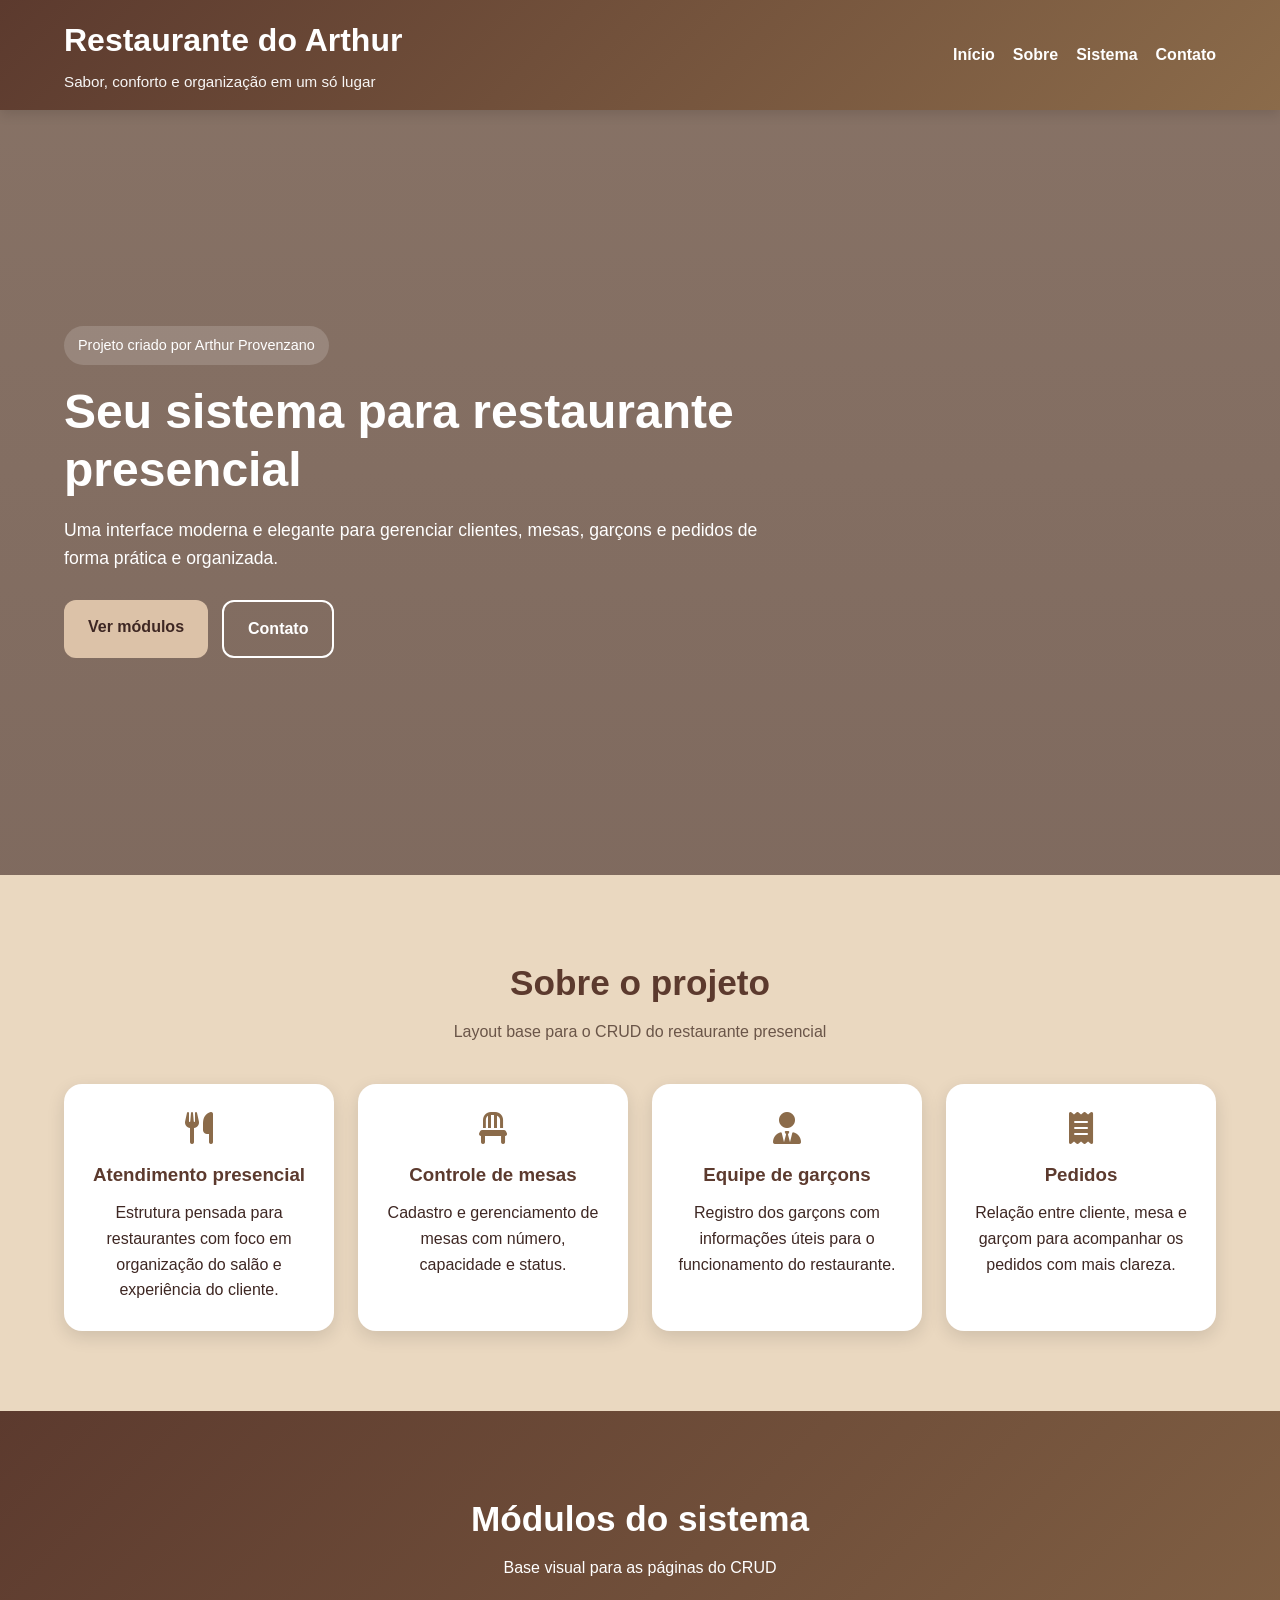
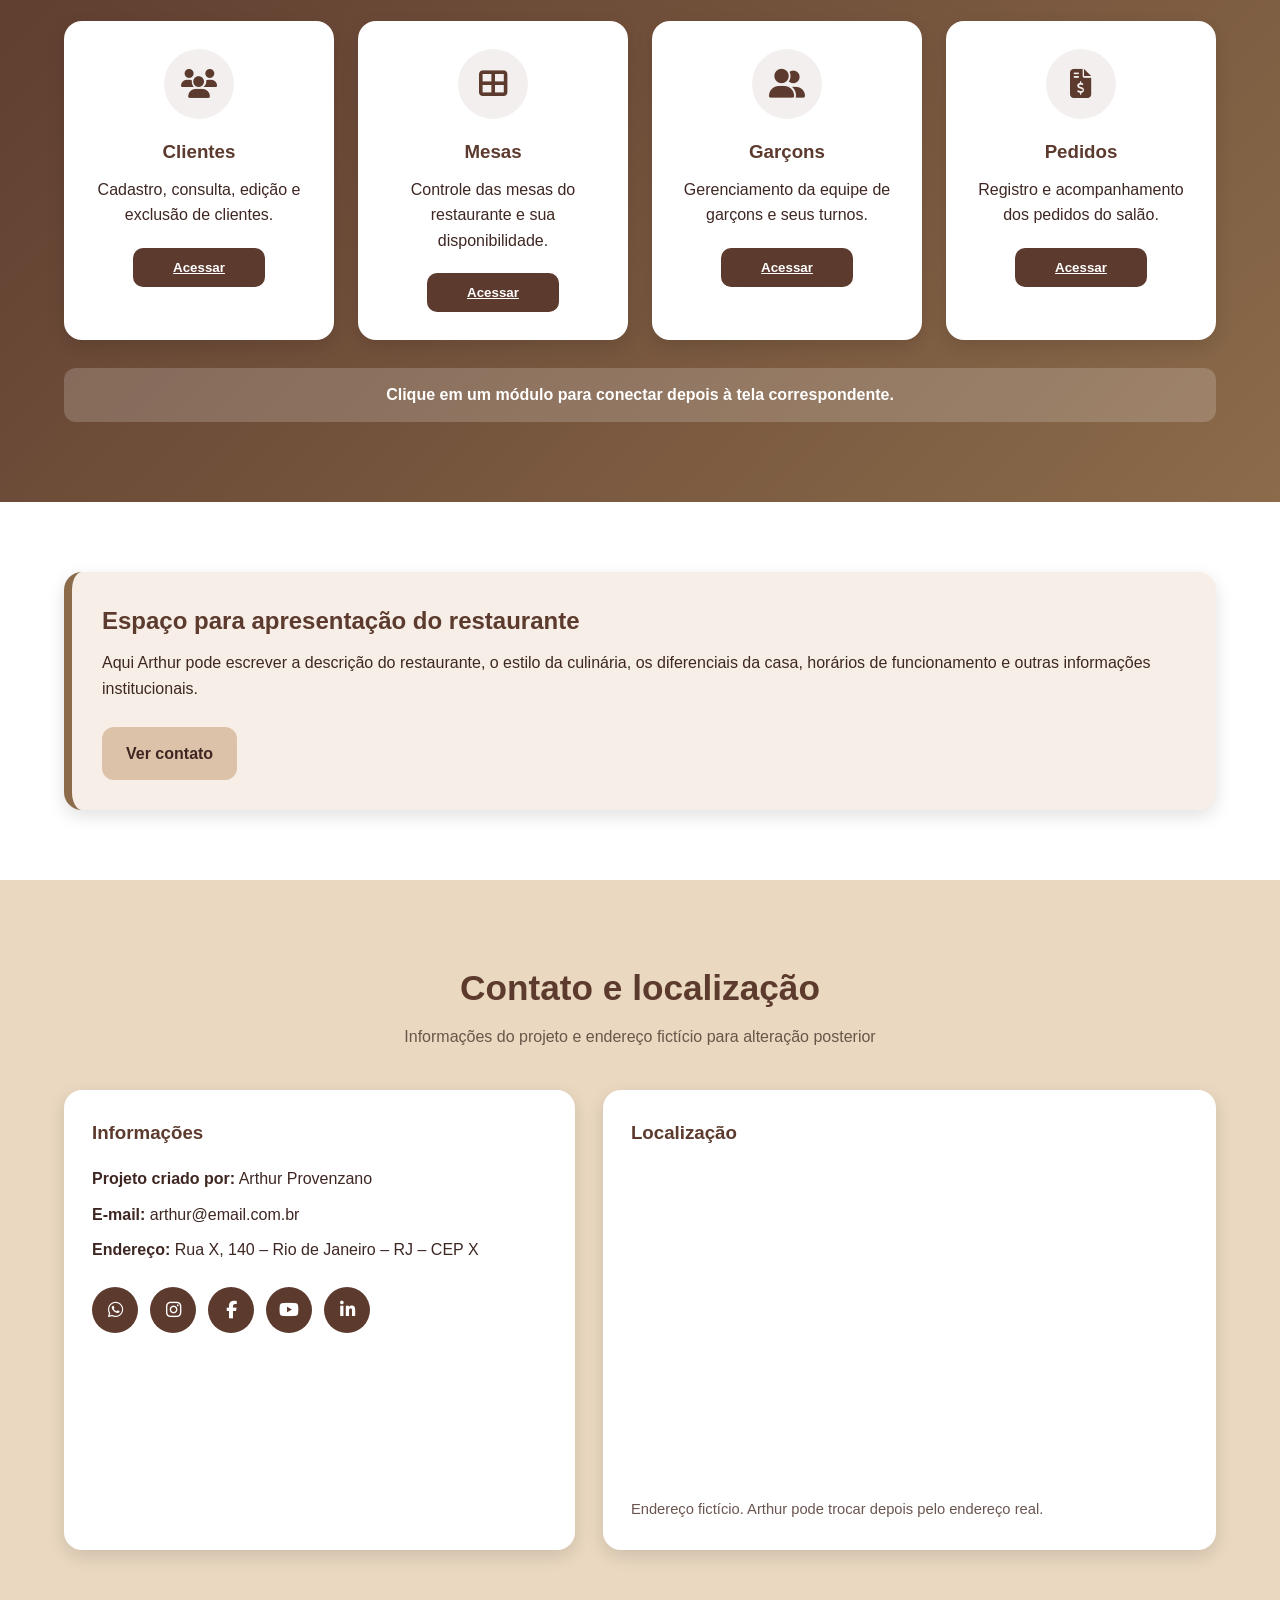
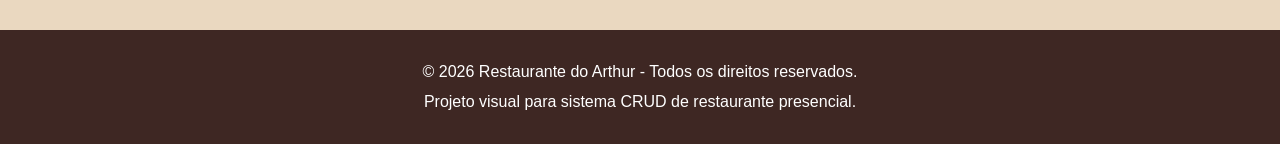
<file: index.html>
<!DOCTYPE html>
<html lang="pt-BR">
<head>
  <meta charset="UTF-8" />
  <meta name="viewport" content="width=device-width, initial-scale=1.0" />
  <title>Restaurante do Arthur</title>
  <link rel="stylesheet" href="style.css" />
  <link
    rel="stylesheet"
    href="https://cdnjs.cloudflare.com/ajax/libs/font-awesome/6.5.2/css/all.min.css"
  />
</head>
<body>
  <header class="topo">
    <div class="container topo-conteudo">
      <div class="logo-area">
        <h1>Restaurante do Arthur</h1>
        <p>Sabor, conforto e organização em um só lugar</p>
      </div>

      <nav class="menu">
        <a href="#inicio">Início</a>
        <a href="#sobre">Sobre</a>
        <a href="#modulos">Sistema</a>
        <a href="#contato">Contato</a>
      </nav>
    </div>
  </header>

  <section id="inicio" class="banner">
    <div class="container banner-conteudo">
      <div class="banner-texto">
        <span class="tag">Projeto criado por Arthur Provenzano</span>
        <h2>Seu sistema para restaurante presencial</h2>
        <p>
          Uma interface moderna e elegante para gerenciar clientes, mesas,
          garçons e pedidos de forma prática e organizada.
        </p>
        <div class="botoes-banner">
          <a href="#modulos" class="btn btn-principal">Ver módulos</a>
          <a href="#contato" class="btn btn-secundario">Contato</a>
        </div>
      </div>
    </div>
  </section>

  <section id="sobre" class="sobre">
    <div class="container">
      <div class="titulo-secao">
        <h2>Sobre o projeto</h2>
        <p>Layout base para o CRUD do restaurante presencial</p>
      </div>

      <div class="sobre-grid">
        <div class="card-info">
          <i class="fa-solid fa-utensils"></i>
          <h3>Atendimento presencial</h3>
          <p>
            Estrutura pensada para restaurantes com foco em organização do salão
            e experiência do cliente.
          </p>
        </div>

        <div class="card-info">
          <i class="fa-solid fa-chair"></i>
          <h3>Controle de mesas</h3>
          <p>
            Cadastro e gerenciamento de mesas com número, capacidade e status.
          </p>
        </div>

        <div class="card-info">
          <i class="fa-solid fa-user-tie"></i>
          <h3>Equipe de garçons</h3>
          <p>
            Registro dos garçons com informações úteis para o funcionamento do
            restaurante.
          </p>
        </div>

        <div class="card-info">
          <i class="fa-solid fa-receipt"></i>
          <h3>Pedidos</h3>
          <p>
            Relação entre cliente, mesa e garçom para acompanhar os pedidos com
            mais clareza.
          </p>
        </div>
      </div>
    </div>
  </section>

  <section id="modulos" class="modulos">
    <div class="container">
      <div class="titulo-secao claro">
        <h2>Módulos do sistema</h2>
        <p>Base visual para as páginas do CRUD</p>
      </div>

      <div class="modulos-grid">
        <div class="modulo-card">
          <div class="icone-modulo">
            <i class="fa-solid fa-users"></i>
          </div>
          <h3>Clientes</h3>
          <p>Cadastro, consulta, edição e exclusão de clientes.</p>
          <button class="btn-card" onclick="mostrarMensagem('Clientes')"><a href="clientes.html" class="btn-card btn-link">Acessar</a></button>
	
        </div>

        <div class="modulo-card">
          <div class="icone-modulo">
            <i class="fa-solid fa-table-cells-large"></i>
          </div>
          <h3>Mesas</h3>
          <p>Controle das mesas do restaurante e sua disponibilidade.</p>
          <button class="btn-card" onclick="mostrarMensagem('Mesas')"><a href="mesas.html" class="btn-card btn-link">Acessar</a></button>
        </div>

        <div class="modulo-card">
          <div class="icone-modulo">
            <i class="fa-solid fa-user-group"></i>
          </div>
          <h3>Garçons</h3>
          <p>Gerenciamento da equipe de garçons e seus turnos.</p>
          <button class="btn-card" onclick="mostrarMensagem('Garçons')"><a href="garcons.html" class="btn-card btn-link">Acessar</a></button>
        </div>

        <div class="modulo-card">
          <div class="icone-modulo">
            <i class="fa-solid fa-file-invoice-dollar"></i>
          </div>
          <h3>Pedidos</h3>
          <p>Registro e acompanhamento dos pedidos do salão.</p>
          <button class="btn-card" onclick="mostrarMensagem('Pedidos')"><a href="pedidos.html" class="btn-card btn-link">Acessar</a></button>
        </div>
      </div>

      <div class="aviso-modulo" id="avisoModulo">
        Clique em um módulo para conectar depois à tela correspondente.
      </div>
    </div>
  </section>

  <section class="destaque">
    <div class="container destaque-conteudo">
      <div>
        <h2>Espaço para apresentação do restaurante</h2>
        <p>
          Aqui Arthur pode escrever a descrição do restaurante, o estilo da
          culinária, os diferenciais da casa, horários de funcionamento e outras
          informações institucionais.
        </p>
      </div>
      <a href="#contato" class="btn btn-principal">Ver contato</a>
    </div>
  </section>

  <section id="contato" class="contato">
    <div class="container">
      <div class="titulo-secao">
        <h2>Contato e localização</h2>
        <p>Informações do projeto e endereço fictício para alteração posterior</p>
      </div>

      <div class="contato-grid">
        <div class="contato-card">
          <h3>Informações</h3>
          <p><strong>Projeto criado por:</strong> Arthur Provenzano</p>
          <p><strong>E-mail:</strong> arthur@email.com.br</p>
          <p><strong>Endereço:</strong> Rua X, 140 – Rio de Janeiro – RJ – CEP X</p>

          <div class="redes">
            <a href="https://wa.me/5521999999999" target="_blank" aria-label="WhatsApp">
              <i class="fa-brands fa-whatsapp"></i>
            </a>
            <a href="https://www.instagram.com/arthur/" target="_blank" aria-label="Instagram">
              <i class="fa-brands fa-instagram"></i>
            </a>
            <a href="https://www.facebook.com/arthur/?locale=pt_BR" target="_blank" aria-label="Facebook">
              <i class="fa-brands fa-facebook-f"></i>
            </a>
            <a href="https://www.youtube.com/channel/arthur" target="_blank" aria-label="YouTube">
              <i class="fa-brands fa-youtube"></i>
            </a>
            <a href="https://www.linkedin.com/company/arthur" target="_blank" aria-label="LinkedIn">
              <i class="fa-brands fa-linkedin-in"></i>
            </a>
          </div>
        </div>

        <div class="mapa-card">
          <h3>Localização</h3>
          <div class="mapa">
            <iframe
              src="https://www.google.com/maps?q=Rua%20X%2C%20140%2C%20Rio%20de%20Janeiro%20RJ&output=embed"
              width="100%"
              height="100%"
              style="border:0;"
              allowfullscreen=""
              loading="lazy"
              referrerpolicy="no-referrer-when-downgrade">
            </iframe>
          </div>
          <p class="obs-mapa">
            Endereço fictício. Arthur pode trocar depois pelo endereço real.
          </p>
        </div>
      </div>
    </div>
  </section>

  <footer class="rodape">
    <div class="container rodape-conteudo">
      <p>© 2026 Restaurante do Arthur - Todos os direitos reservados.</p>
      <p>Projeto visual para sistema CRUD de restaurante presencial.</p>
    </div>
  </footer>

  <script src="script.js"></script>
</body>
</html>
</file>
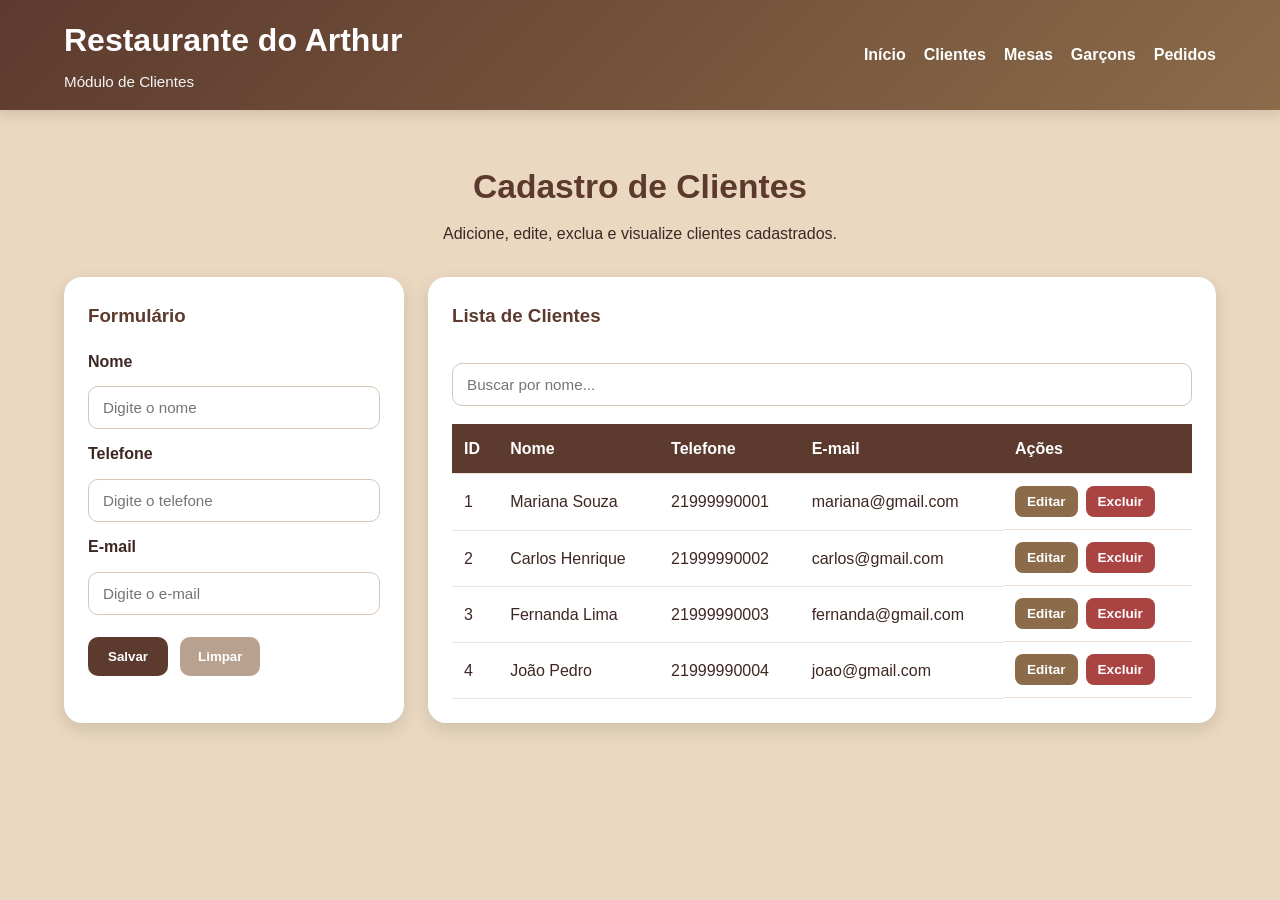
<file: clientes.html>
<!DOCTYPE html>
<html lang="pt-BR">
<head>
  <meta charset="UTF-8" />
  <meta name="viewport" content="width=device-width, initial-scale=1.0" />
  <title>Clientes - Restaurante do Arthur</title>
  <link rel="stylesheet" href="style.css" />
  <link rel="stylesheet" href="https://cdnjs.cloudflare.com/ajax/libs/font-awesome/6.5.2/css/all.min.css"/>
</head>
<body onload="inicializarPagina('clientes')">

  <header class="topo">
    <div class="container topo-conteudo">
      <div class="logo-area">
        <h1>Restaurante do Arthur</h1>
        <p>Módulo de Clientes</p>
      </div>

      <nav class="menu">
        <a href="index.html">Início</a>
        <a href="clientes.html">Clientes</a>
        <a href="mesas.html">Mesas</a>
        <a href="garcons.html">Garçons</a>
        <a href="pedidos.html">Pedidos</a>
      </nav>
    </div>
  </header>

  <main class="pagina-interna">
    <div class="container">
      <section class="titulo-pagina">
        <h2>Cadastro de Clientes</h2>
        <p>Adicione, edite, exclua e visualize clientes cadastrados.</p>
      </section>

      <section class="crud-grid">
        <div class="card-form">
          <h3>Formulário</h3>
          <form id="formCliente">
            <input type="hidden" id="clienteId" />

            <label for="clienteNome">Nome</label>
            <input type="text" id="clienteNome" placeholder="Digite o nome" required />

            <label for="clienteTelefone">Telefone</label>
            <input type="text" id="clienteTelefone" placeholder="Digite o telefone" required />

            <label for="clienteEmail">E-mail</label>
            <input type="email" id="clienteEmail" placeholder="Digite o e-mail" required />

            <div class="acoes-form">
              <button type="submit" class="btn-card">Salvar</button>
              <button type="button" class="btn-neutro" onclick="limparFormularioCliente()">Limpar</button>
            </div>
          </form>
        </div>

        <div class="card-tabela">
          <div class="topo-tabela">
            <h3>Lista de Clientes</h3>
            <input type="text" id="buscaCliente" placeholder="Buscar por nome..." onkeyup="filtrarClientes()" />
          </div>

          <div class="tabela-wrapper">
            <table>
              <thead>
                <tr>
                  <th>ID</th>
                  <th>Nome</th>
                  <th>Telefone</th>
                  <th>E-mail</th>
                  <th>Ações</th>
                </tr>
              </thead>
              <tbody id="tabelaClientes"></tbody>
            </table>
          </div>
        </div>
      </section>
    </div>
  </main>

  <div id="alertaContainer"></div>

  <script src="script.js"></script>
</body>
</html>
</file>
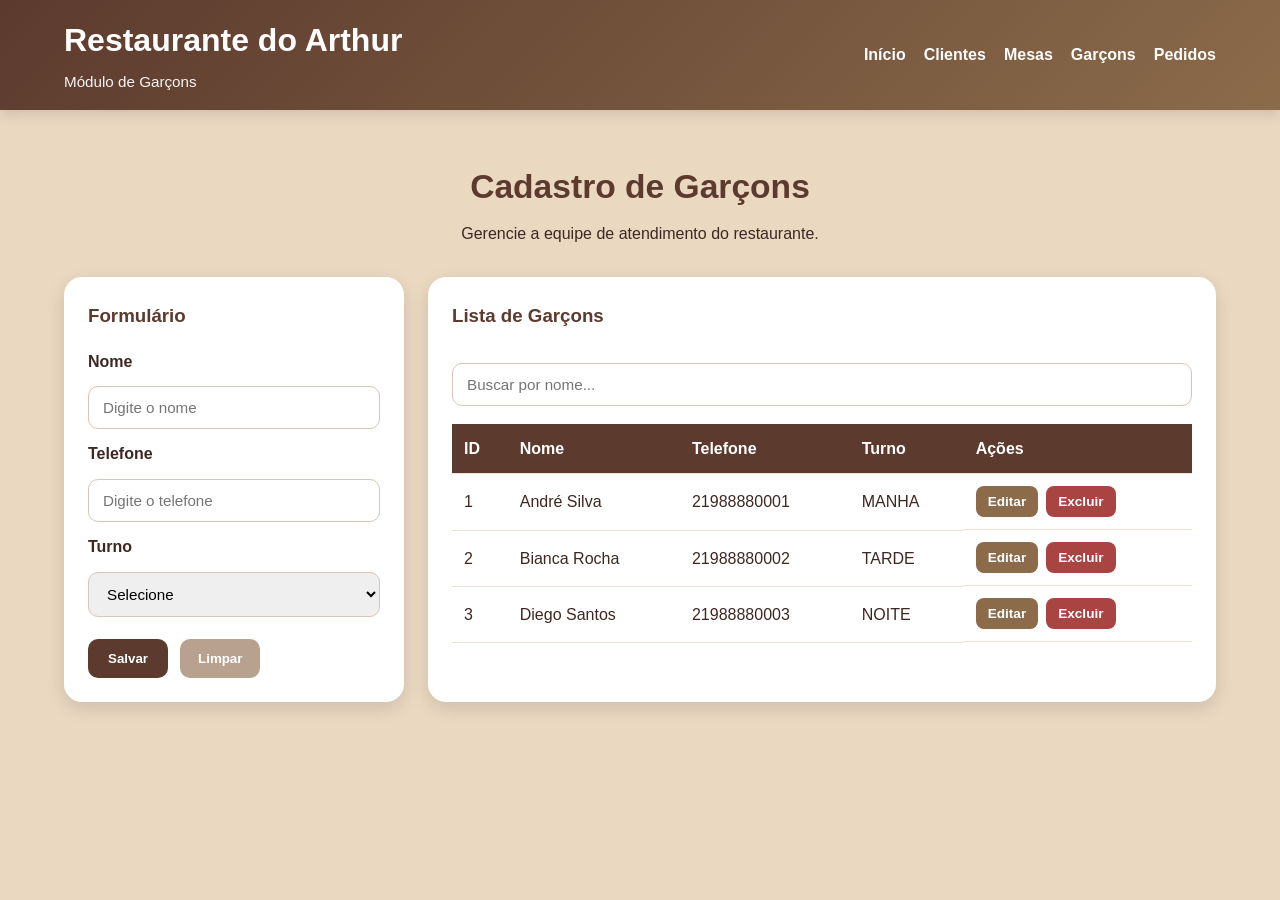
<file: garcons.html>
<!DOCTYPE html>
<html lang="pt-BR">
<head>
  <meta charset="UTF-8" />
  <meta name="viewport" content="width=device-width, initial-scale=1.0" />
  <title>Garçons - Restaurante do Arthur</title>
  <link rel="stylesheet" href="style.css" />
  <link rel="stylesheet" href="https://cdnjs.cloudflare.com/ajax/libs/font-awesome/6.5.2/css/all.min.css"/>
</head>
<body onload="inicializarPagina('garcons')">

  <header class="topo">
    <div class="container topo-conteudo">
      <div class="logo-area">
        <h1>Restaurante do Arthur</h1>
        <p>Módulo de Garçons</p>
      </div>

      <nav class="menu">
        <a href="index.html">Início</a>
        <a href="clientes.html">Clientes</a>
        <a href="mesas.html">Mesas</a>
        <a href="garcons.html">Garçons</a>
        <a href="pedidos.html">Pedidos</a>
      </nav>
    </div>
  </header>

  <main class="pagina-interna">
    <div class="container">
      <section class="titulo-pagina">
        <h2>Cadastro de Garçons</h2>
        <p>Gerencie a equipe de atendimento do restaurante.</p>
      </section>

      <section class="crud-grid">
        <div class="card-form">
          <h3>Formulário</h3>
          <form id="formGarcom">
            <input type="hidden" id="garcomId" />

            <label for="garcomNome">Nome</label>
            <input type="text" id="garcomNome" placeholder="Digite o nome" required />

            <label for="garcomTelefone">Telefone</label>
            <input type="text" id="garcomTelefone" placeholder="Digite o telefone" required />

            <label for="garcomTurno">Turno</label>
            <select id="garcomTurno" required>
              <option value="">Selecione</option>
              <option value="MANHA">MANHÃ</option>
              <option value="TARDE">TARDE</option>
              <option value="NOITE">NOITE</option>
            </select>

            <div class="acoes-form">
              <button type="submit" class="btn-card">Salvar</button>
              <button type="button" class="btn-neutro" onclick="limparFormularioGarcom()">Limpar</button>
            </div>
          </form>
        </div>

        <div class="card-tabela">
          <div class="topo-tabela">
            <h3>Lista de Garçons</h3>
            <input type="text" id="buscaGarcom" placeholder="Buscar por nome..." onkeyup="filtrarGarcons()" />
          </div>

          <div class="tabela-wrapper">
            <table>
              <thead>
                <tr>
                  <th>ID</th>
                  <th>Nome</th>
                  <th>Telefone</th>
                  <th>Turno</th>
                  <th>Ações</th>
                </tr>
              </thead>
              <tbody id="tabelaGarcons"></tbody>
            </table>
          </div>
        </div>
      </section>
    </div>
  </main>

  <div id="alertaContainer"></div>

  <script src="script.js"></script>
</body>
</html>
</file>
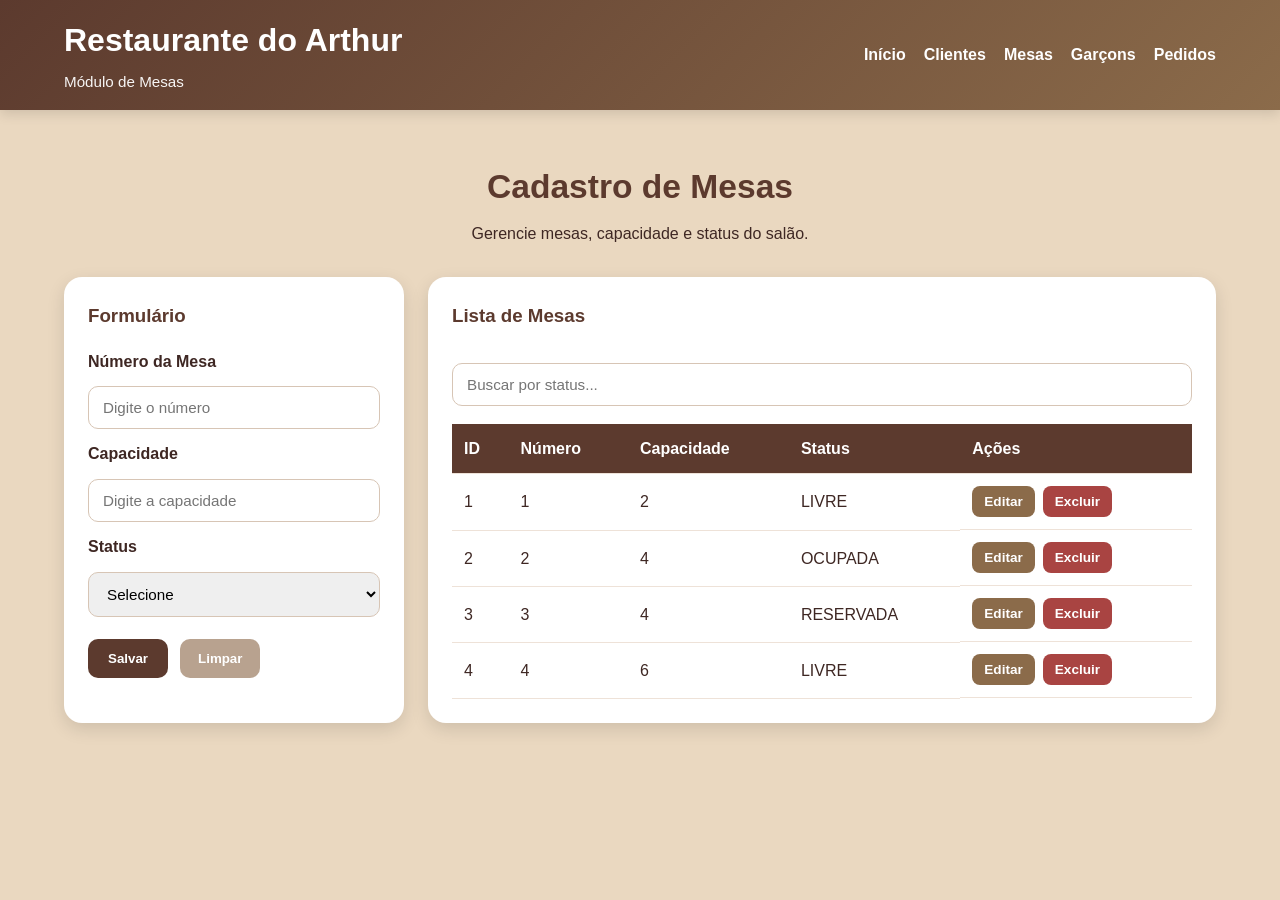
<file: mesas.html>
<!DOCTYPE html>
<html lang="pt-BR">
<head>
  <meta charset="UTF-8" />
  <meta name="viewport" content="width=device-width, initial-scale=1.0" />
  <title>Mesas - Restaurante do Arthur</title>
  <link rel="stylesheet" href="style.css" />
  <link rel="stylesheet" href="https://cdnjs.cloudflare.com/ajax/libs/font-awesome/6.5.2/css/all.min.css"/>
</head>
<body onload="inicializarPagina('mesas')">

  <header class="topo">
    <div class="container topo-conteudo">
      <div class="logo-area">
        <h1>Restaurante do Arthur</h1>
        <p>Módulo de Mesas</p>
      </div>

      <nav class="menu">
        <a href="index.html">Início</a>
        <a href="clientes.html">Clientes</a>
        <a href="mesas.html">Mesas</a>
        <a href="garcons.html">Garçons</a>
        <a href="pedidos.html">Pedidos</a>
      </nav>
    </div>
  </header>

  <main class="pagina-interna">
    <div class="container">
      <section class="titulo-pagina">
        <h2>Cadastro de Mesas</h2>
        <p>Gerencie mesas, capacidade e status do salão.</p>
      </section>

      <section class="crud-grid">
        <div class="card-form">
          <h3>Formulário</h3>
          <form id="formMesa">
            <input type="hidden" id="mesaId" />

            <label for="mesaNumero">Número da Mesa</label>
            <input type="number" id="mesaNumero" placeholder="Digite o número" required />

            <label for="mesaCapacidade">Capacidade</label>
            <input type="number" id="mesaCapacidade" placeholder="Digite a capacidade" required />

            <label for="mesaStatus">Status</label>
            <select id="mesaStatus" required>
              <option value="">Selecione</option>
              <option value="LIVRE">LIVRE</option>
              <option value="OCUPADA">OCUPADA</option>
              <option value="RESERVADA">RESERVADA</option>
            </select>

            <div class="acoes-form">
              <button type="submit" class="btn-card">Salvar</button>
              <button type="button" class="btn-neutro" onclick="limparFormularioMesa()">Limpar</button>
            </div>
          </form>
        </div>

        <div class="card-tabela">
          <div class="topo-tabela">
            <h3>Lista de Mesas</h3>
            <input type="text" id="buscaMesa" placeholder="Buscar por status..." onkeyup="filtrarMesas()" />
          </div>

          <div class="tabela-wrapper">
            <table>
              <thead>
                <tr>
                  <th>ID</th>
                  <th>Número</th>
                  <th>Capacidade</th>
                  <th>Status</th>
                  <th>Ações</th>
                </tr>
              </thead>
              <tbody id="tabelaMesas"></tbody>
            </table>
          </div>
        </div>
      </section>
    </div>
  </main>

  <div id="alertaContainer"></div>

  <script src="script.js"></script>
</body>
</html>
</file>
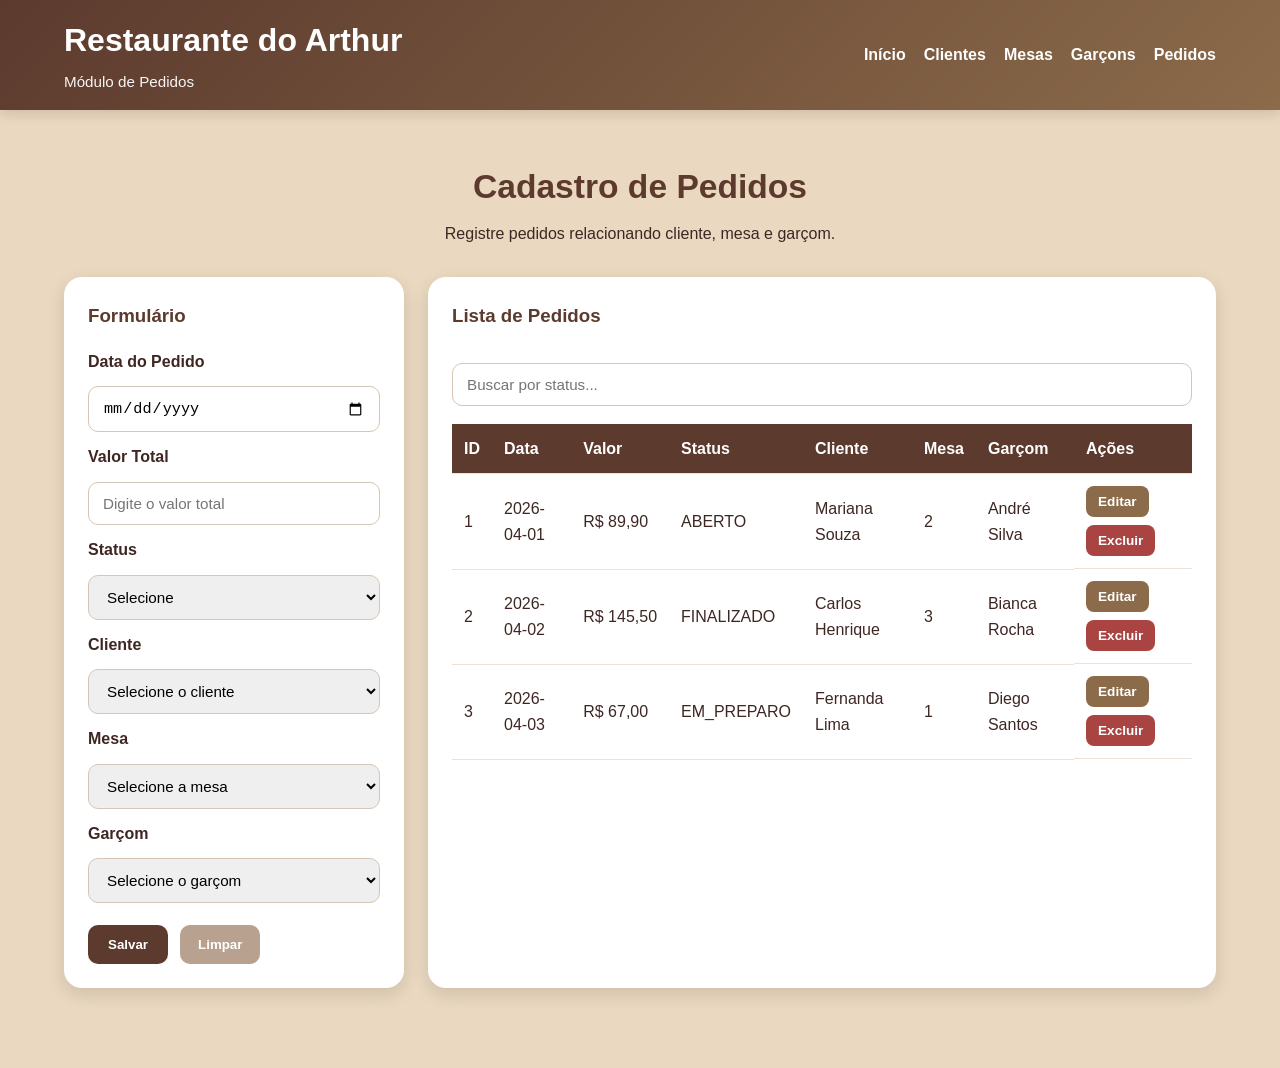
<file: pedidos.html>
<!DOCTYPE html>
<html lang="pt-BR">
<head>
  <meta charset="UTF-8" />
  <meta name="viewport" content="width=device-width, initial-scale=1.0" />
  <title>Pedidos - Restaurante do Arthur</title>
  <link rel="stylesheet" href="style.css" />
  <link rel="stylesheet" href="https://cdnjs.cloudflare.com/ajax/libs/font-awesome/6.5.2/css/all.min.css"/>
</head>
<body onload="inicializarPagina('pedidos')">

  <header class="topo">
    <div class="container topo-conteudo">
      <div class="logo-area">
        <h1>Restaurante do Arthur</h1>
        <p>Módulo de Pedidos</p>
      </div>

      <nav class="menu">
        <a href="index.html">Início</a>
        <a href="clientes.html">Clientes</a>
        <a href="mesas.html">Mesas</a>
        <a href="garcons.html">Garçons</a>
        <a href="pedidos.html">Pedidos</a>
      </nav>
    </div>
  </header>

  <main class="pagina-interna">
    <div class="container">
      <section class="titulo-pagina">
        <h2>Cadastro de Pedidos</h2>
        <p>Registre pedidos relacionando cliente, mesa e garçom.</p>
      </section>

      <section class="crud-grid">
        <div class="card-form">
          <h3>Formulário</h3>
          <form id="formPedido">
            <input type="hidden" id="pedidoId" />

            <label for="pedidoData">Data do Pedido</label>
            <input type="date" id="pedidoData" required />

            <label for="pedidoValor">Valor Total</label>
            <input type="number" step="0.01" id="pedidoValor" placeholder="Digite o valor total" required />

            <label for="pedidoStatus">Status</label>
            <select id="pedidoStatus" required>
              <option value="">Selecione</option>
              <option value="ABERTO">ABERTO</option>
              <option value="EM_PREPARO">EM PREPARO</option>
              <option value="FINALIZADO">FINALIZADO</option>
              <option value="PAGO">PAGO</option>
            </select>

            <label for="pedidoCliente">Cliente</label>
            <select id="pedidoCliente" required></select>

            <label for="pedidoMesa">Mesa</label>
            <select id="pedidoMesa" required></select>

            <label for="pedidoGarcom">Garçom</label>
            <select id="pedidoGarcom" required></select>

            <div class="acoes-form">
              <button type="submit" class="btn-card">Salvar</button>
              <button type="button" class="btn-neutro" onclick="limparFormularioPedido()">Limpar</button>
            </div>
          </form>
        </div>

        <div class="card-tabela">
          <div class="topo-tabela">
            <h3>Lista de Pedidos</h3>
            <input type="text" id="buscaPedido" placeholder="Buscar por status..." onkeyup="filtrarPedidos()" />
          </div>

          <div class="tabela-wrapper">
            <table>
              <thead>
                <tr>
                  <th>ID</th>
                  <th>Data</th>
                  <th>Valor</th>
                  <th>Status</th>
                  <th>Cliente</th>
                  <th>Mesa</th>
                  <th>Garçom</th>
                  <th>Ações</th>
                </tr>
              </thead>
              <tbody id="tabelaPedidos"></tbody>
            </table>
          </div>
        </div>
      </section>
    </div>
  </main>

  <div id="alertaContainer"></div>

  <script src="script.js"></script>
</body>
</html>
</file>
<file: style.css>
:root {
  --cor-primaria: #5C3A2E;
  --cor-secundaria: #DCC2A8;
  --cor-fundo: #EAD8C0;
  --cor-texto: #3E2723;
  --cor-destaque: #8B6B4A;
  --cor-branca: #FFFFFF;
  --cor-sombra: rgba(0, 0, 0, 0.12);
  --gradiente-topo: linear-gradient(135deg, #5C3A2E, #8B6B4A);
}

* {
  margin: 0;
  padding: 0;
  box-sizing: border-box;
}

html {
  scroll-behavior: smooth;
}

body {
  font-family: Arial, Helvetica, sans-serif;
  background-color: var(--cor-fundo);
  color: var(--cor-texto);
  line-height: 1.6;
}

.container {
  width: 90%;
  max-width: 1200px;
  margin: 0 auto;
}

.topo {
  background: var(--gradiente-topo);
  color: var(--cor-branca);
  position: sticky;
  top: 0;
  z-index: 1000;
  box-shadow: 0 4px 12px var(--cor-sombra);
}

.topo-conteudo {
  min-height: 90px;
  display: flex;
  align-items: center;
  justify-content: space-between;
  gap: 20px;
  padding: 15px 0;
}

.logo-area h1 {
  font-size: 2rem;
  margin-bottom: 4px;
}

.logo-area p {
  font-size: 0.95rem;
  opacity: 0.95;
}

.menu {
  display: flex;
  gap: 18px;
  flex-wrap: wrap;
}

.menu a {
  color: var(--cor-branca);
  text-decoration: none;
  font-weight: bold;
  transition: 0.3s;
}

.menu a:hover {
  color: #f7e7d4;
}

.banner {
  min-height: 85vh;
  background:
    linear-gradient(rgba(62, 39, 35, 0.58), rgba(62, 39, 35, 0.62)),
    url("https://images.unsplash.com/photo-1517248135467-4c7edcad34c4?auto=format&fit=crop&w=1400&q=80")
    center/cover no-repeat;
  display: flex;
  align-items: center;
}

.banner-conteudo {
  padding: 60px 0;
}

.banner-texto {
  max-width: 700px;
  color: var(--cor-branca);
}

.tag {
  display: inline-block;
  background-color: rgba(255, 255, 255, 0.16);
  padding: 8px 14px;
  border-radius: 999px;
  margin-bottom: 18px;
  font-size: 0.9rem;
}

.banner-texto h2 {
  font-size: 3rem;
  line-height: 1.2;
  margin-bottom: 18px;
}

.banner-texto p {
  font-size: 1.1rem;
  margin-bottom: 28px;
}

.botoes-banner {
  display: flex;
  gap: 14px;
  flex-wrap: wrap;
}

.btn {
  display: inline-block;
  padding: 14px 24px;
  border-radius: 12px;
  text-decoration: none;
  font-weight: bold;
  transition: 0.3s;
}

.btn-principal {
  background-color: var(--cor-secundaria);
  color: var(--cor-texto);
}

.btn-principal:hover {
  background-color: #cfb08e;
  transform: translateY(-2px);
}

.btn-secundario {
  background-color: transparent;
  border: 2px solid var(--cor-branca);
  color: var(--cor-branca);
}

.btn-secundario:hover {
  background-color: var(--cor-branca);
  color: var(--cor-primaria);
}

.sobre,
.contato {
  padding: 80px 0;
}

.titulo-secao {
  text-align: center;
  margin-bottom: 40px;
}

.titulo-secao h2 {
  font-size: 2.2rem;
  color: var(--cor-primaria);
  margin-bottom: 8px;
}

.titulo-secao p {
  color: #6a5548;
  font-size: 1rem;
}

.titulo-secao.claro h2,
.titulo-secao.claro p {
  color: var(--cor-branca);
}

.sobre-grid {
  display: grid;
  grid-template-columns: repeat(auto-fit, minmax(230px, 1fr));
  gap: 24px;
}

.card-info {
  background-color: var(--cor-branca);
  padding: 28px 22px;
  border-radius: 18px;
  box-shadow: 0 6px 18px var(--cor-sombra);
  text-align: center;
  transition: 0.3s;
}

.card-info:hover {
  transform: translateY(-6px);
}

.card-info i {
  font-size: 2rem;
  color: var(--cor-destaque);
  margin-bottom: 16px;
}

.card-info h3 {
  margin-bottom: 10px;
  color: var(--cor-primaria);
}

.modulos {
  background: var(--gradiente-topo);
  padding: 80px 0;
}

.modulos-grid {
  display: grid;
  grid-template-columns: repeat(auto-fit, minmax(240px, 1fr));
  gap: 24px;
}

.modulo-card {
  background-color: var(--cor-branca);
  border-radius: 18px;
  padding: 28px 22px;
  text-align: center;
  box-shadow: 0 6px 18px var(--cor-sombra);
}

.icone-modulo {
  width: 70px;
  height: 70px;
  background-color: rgba(92, 58, 46, 0.08);
  border-radius: 50%;
  display: flex;
  align-items: center;
  justify-content: center;
  margin: 0 auto 18px;
}

.icone-modulo i {
  font-size: 1.8rem;
  color: var(--cor-primaria);
}

.modulo-card h3 {
  color: var(--cor-primaria);
  margin-bottom: 10px;
}

.modulo-card p {
  margin-bottom: 20px;
}

.btn-card {
  border: none;
  background-color: var(--cor-primaria);
  color: var(--cor-branca);
  padding: 12px 20px;
  border-radius: 10px;
  cursor: pointer;
  font-weight: bold;
  transition: 0.3s;
}

.btn-card:hover {
  background-color: var(--cor-destaque);
}

.aviso-modulo {
  margin-top: 28px;
  background-color: rgba(255, 255, 255, 0.18);
  color: var(--cor-branca);
  text-align: center;
  padding: 14px 16px;
  border-radius: 12px;
  font-weight: bold;
}

.destaque {
  background-color: var(--cor-branca);
  padding: 70px 0;
}

.destaque-conteudo {
  display: flex;
  align-items: center;
  justify-content: space-between;
  gap: 25px;
  flex-wrap: wrap;
  background-color: #f7efe7;
  border-left: 8px solid var(--cor-destaque);
  padding: 30px;
  border-radius: 18px;
  box-shadow: 0 6px 18px var(--cor-sombra);
}

.destaque-conteudo h2 {
  color: var(--cor-primaria);
  margin-bottom: 10px;
}

.contato-grid {
  display: grid;
  grid-template-columns: 1fr 1.2fr;
  gap: 28px;
}

.contato-card,
.mapa-card {
  background-color: var(--cor-branca);
  padding: 28px;
  border-radius: 18px;
  box-shadow: 0 6px 18px var(--cor-sombra);
}

.contato-card h3,
.mapa-card h3 {
  color: var(--cor-primaria);
  margin-bottom: 18px;
}

.contato-card p {
  margin-bottom: 10px;
}

.redes {
  margin-top: 24px;
  display: flex;
  gap: 12px;
  flex-wrap: wrap;
}

.redes a {
  width: 46px;
  height: 46px;
  background-color: var(--cor-primaria);
  color: var(--cor-branca);
  border-radius: 50%;
  display: flex;
  align-items: center;
  justify-content: center;
  text-decoration: none;
  transition: 0.3s;
  font-size: 1.1rem;
}

.redes a:hover {
  background-color: var(--cor-destaque);
  transform: translateY(-3px);
}

.mapa {
  width: 100%;
  height: 320px;
  overflow: hidden;
  border-radius: 14px;
  margin-top: 12px;
}

.obs-mapa {
  margin-top: 12px;
  font-size: 0.92rem;
  color: #6a5550;
}

.rodape {
  background-color: var(--cor-texto);
  color: var(--cor-branca);
  padding: 24px 0;
}

.rodape-conteudo {
  text-align: center;
}

.rodape-conteudo p {
  margin: 5px 0;
}

@media (max-width: 900px) {
  .topo-conteudo {
    flex-direction: column;
    text-align: center;
  }

  .banner-texto h2 {
    font-size: 2.3rem;
  }

  .contato-grid {
    grid-template-columns: 1fr;
  }

  .destaque-conteudo {
    flex-direction: column;
    align-items: flex-start;
  }
}

@media (max-width: 600px) {
  .menu {
    justify-content: center;
  }

  .banner {
    min-height: 75vh;
  }

  .banner-texto h2 {
    font-size: 1.9rem;
  }

  .banner-texto p {
    font-size: 1rem;
  }

  .logo-area h1 {
    font-size: 1.6rem;
  }

  .titulo-secao h2 {
    font-size: 1.8rem;
  }
}

.pagina-interna {
  padding: 50px 0 80px;
  min-height: calc(100vh - 120px);
}

.titulo-pagina {
  text-align: center;
  margin-bottom: 30px;
}

.titulo-pagina h2 {
  color: var(--cor-primaria);
  font-size: 2.1rem;
  margin-bottom: 8px;
}

.crud-grid {
  display: grid;
  grid-template-columns: 340px 1fr;
  gap: 24px;
}

.card-form,
.card-tabela {
  background: var(--cor-branca);
  border-radius: 18px;
  box-shadow: 0 6px 18px var(--cor-sombra);
  padding: 24px;
}

.card-form h3,
.card-tabela h3 {
  color: var(--cor-primaria);
  margin-bottom: 18px;
}

.card-form form {
  display: flex;
  flex-direction: column;
  gap: 12px;
}

.card-form label {
  font-weight: bold;
  color: var(--cor-texto);
}

.card-form input,
.card-form select,
.topo-tabela input {
  width: 100%;
  padding: 12px 14px;
  border: 1px solid #d7c5b5;
  border-radius: 10px;
  outline: none;
  font-size: 0.95rem;
}

.card-form input:focus,
.card-form select:focus,
.topo-tabela input:focus {
  border-color: var(--cor-destaque);
}

.acoes-form {
  display: flex;
  gap: 12px;
  margin-top: 10px;
  flex-wrap: wrap;
}

.btn-neutro {
  border: none;
  background: #b8a28f;
  color: white;
  padding: 12px 18px;
  border-radius: 10px;
  cursor: pointer;
  font-weight: bold;
}

.btn-neutro:hover {
  background: #9e8876;
}

.topo-tabela {
  display: flex;
  justify-content: space-between;
  align-items: center;
  gap: 14px;
  margin-bottom: 18px;
  flex-wrap: wrap;
}

.tabela-wrapper {
  overflow-x: auto;
  max-height: 520px;
  overflow-y: auto;
}

table {
  width: 100%;
  border-collapse: collapse;
  min-width: 700px;
}

thead {
  background-color: var(--cor-primaria);
  color: var(--cor-branca);
}

th,
td {
  padding: 12px;
  text-align: left;
  border-bottom: 1px solid #eee2d8;
}

tbody tr:hover {
  background-color: #f8f2ec;
}

.acoes-tabela {
  display: flex;
  gap: 8px;
  flex-wrap: wrap;
}

.btn-acao {
  border: none;
  padding: 8px 12px;
  border-radius: 8px;
  cursor: pointer;
  color: white;
  font-weight: bold;
  font-size: 0.85rem;
}

.btn-acao.editar {
  background-color: #8B6B4A;
}

.btn-acao.excluir {
  background-color: #a94442;
}

.btn-acao.editar:hover {
  background-color: #74563a;
}

.btn-acao.excluir:hover {
  background-color: #8b3533;
}

#alertaContainer {
  position: fixed;
  top: 100px;
  right: 20px;
  z-index: 9999;
}

.alerta {
  padding: 14px 18px;
  border-radius: 12px;
  color: white;
  font-weight: bold;
  box-shadow: 0 6px 18px rgba(0,0,0,0.15);
  animation: aparecer 0.3s ease;
}

.alerta.sucesso {
  background-color: #5f8b55;
}

.alerta.erro {
  background-color: #b64646;
}

@keyframes aparecer {
  from {
    opacity: 0;
    transform: translateY(-8px);
  }
  to {
    opacity: 1;
    transform: translateY(0);
  }
}

@media (max-width: 950px) {
  .crud-grid {
    grid-template-columns: 1fr;
  }
}
</file>
